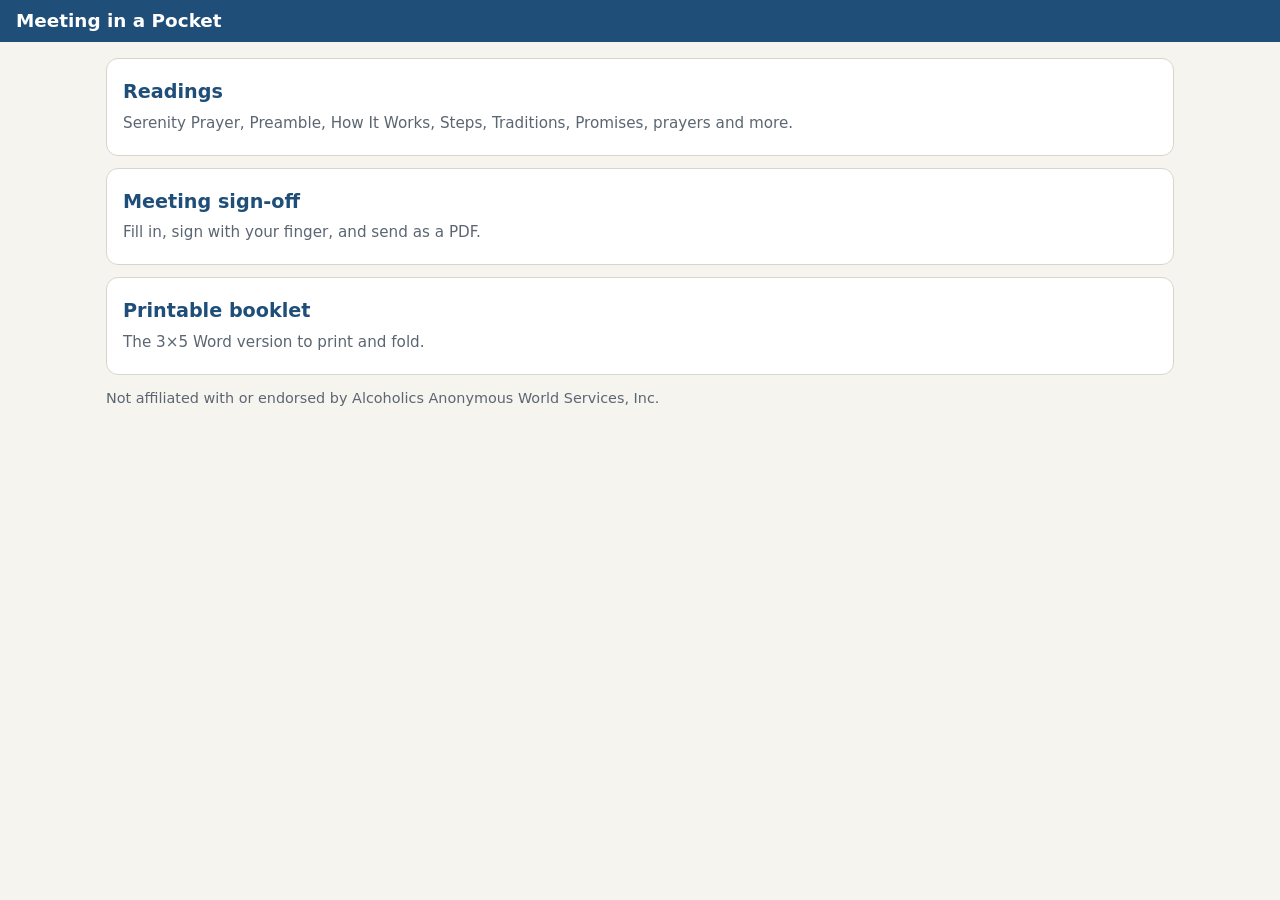
<file: public/index.html>
<!doctype html>
<html lang="en">
<head>
  <meta charset="utf-8">
  <meta name="viewport" content="width=device-width, initial-scale=1, viewport-fit=cover">
  <title>Meeting in a Pocket</title>
  <!-- Relative paths so the site works under /aa/ (not the domain root). -->
  <link rel="stylesheet" href="style.css">
</head>
<body>
  <header class="bar">
    <h1>Meeting in a Pocket</h1>
  </header>
  <main>
    <a class="card" href="readings.html">
      <strong>Readings</strong>
      <span>Serenity Prayer, Preamble, How It Works, Steps, Traditions, Promises, prayers and more.</span>
    </a>
    <a class="card" href="signoff.html">
      <strong>Meeting sign-off</strong>
      <span>Fill in, sign with your finger, and send as a PDF.</span>
    </a>
    <a class="card" href="files/Meeting-in-a-Pocket-3x5.docx" download>
      <strong>Printable booklet</strong>
      <span>The 3×5 Word version to print and fold.</span>
    </a>
    <p class="hint">Not affiliated with or endorsed by Alcoholics Anonymous World Services, Inc.</p>
  </main>
</body>
</html>
</file>
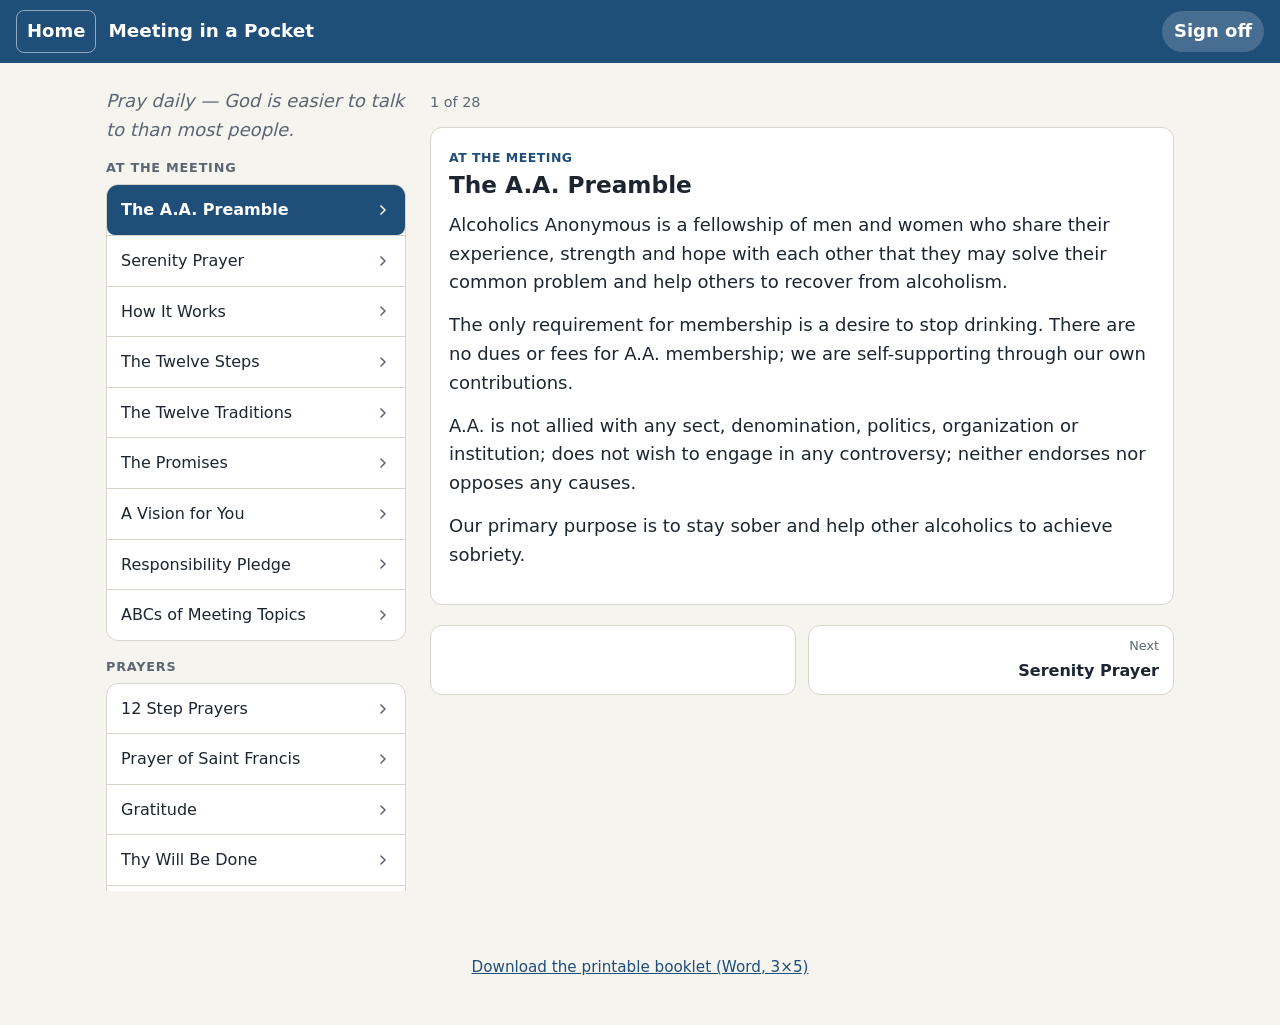
<file: public/readings.html>
<!doctype html>
<html lang="en">
<head>
  <meta charset="utf-8">
  <meta name="viewport" content="width=device-width, initial-scale=1, viewport-fit=cover">
  <title>Meeting in a Pocket</title>
  <!-- Relative paths so it works under /aa/. Content lives in content.js;
       readings.js turns it into the table of contents + reading pane below. -->
  <link rel="stylesheet" href="style.css">
  <script src="content.js" defer></script>
  <script src="readings.js" defer></script>
</head>
<body data-view="home">
  <header class="bar">
    <a class="back" href="./">Home</a>
    <h1>Meeting in a Pocket</h1>
    <a class="signoff-link" href="signoff.html">Sign off</a>
  </header>

  <div class="layout">
    <!-- Contents: on a phone this is the whole screen until a section is
         picked; on a wide screen it's a sidebar that stays put. -->
    <nav id="toc" aria-label="Contents">
      <p class="tagline" id="tagline"></p>
      <div id="tocGroups"><!-- filled by readings.js --></div>
      <p class="hint" id="disclaimer"></p>
    </nav>

    <!-- Reading pane: on a phone this replaces the contents list; on a
         wide screen it sits beside it. -->
    <main id="reading">
      <div class="reading-head">
        <button type="button" id="backBtn" class="back-inline">
          <svg width="18" height="18" viewBox="0 0 24 24" fill="none" stroke="currentColor" stroke-width="2.4" stroke-linecap="round" stroke-linejoin="round" aria-hidden="true"><path d="M15 18l-6-6 6-6"></path></svg>
          Contents
        </button>
        <span class="position" id="position"></span>
      </div>
      <article id="article" tabindex="-1"><!-- filled by readings.js --></article>
      <nav class="pager" aria-label="Previous and next section">
        <button type="button" id="prevBtn" class="pager-btn" hidden></button>
        <button type="button" id="nextBtn" class="pager-btn pager-next" hidden></button>
      </nav>
    </main>
  </div>

  <!-- Sign-off, pinned within thumb reach on a phone; hidden on wide
       screens where the header link already covers it. -->
  <div class="mobile-signoff">
    <a class="btn" href="signoff.html">Meeting sign-off</a>
  </div>

  <footer>
    <p><a href="files/Meeting-in-a-Pocket-3x5.docx" download>Download the printable booklet (Word, 3&times;5)</a></p>
  </footer>
</body>
</html>
</file>
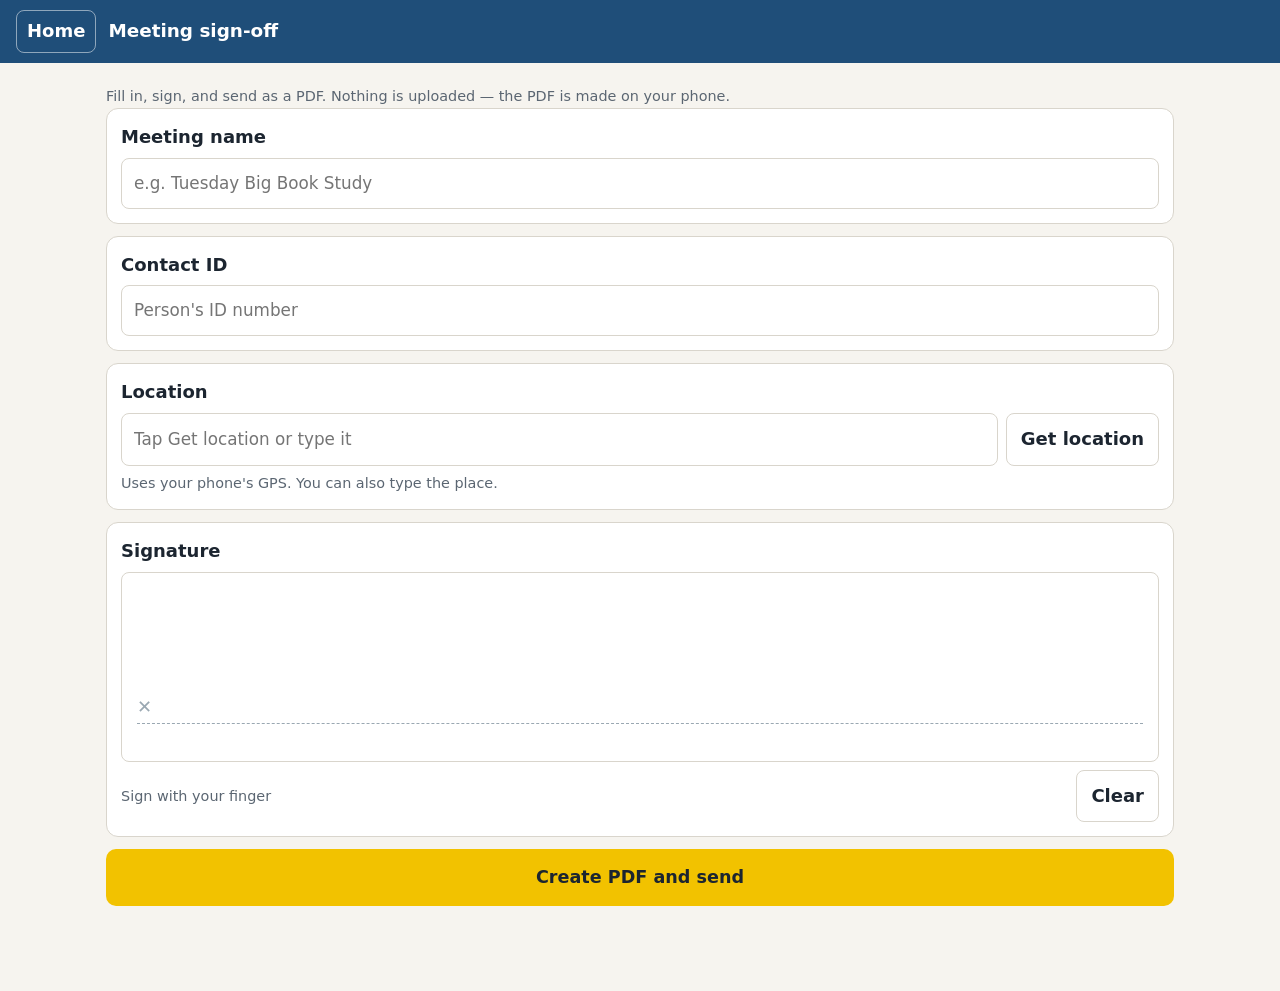
<file: public/signoff.html>
<!doctype html>
<html lang="en">
<head>
  <meta charset="utf-8">
  <meta name="viewport" content="width=device-width, initial-scale=1, viewport-fit=cover">
  <title>Meeting sign-off</title>
  <link rel="stylesheet" href="style.css">
  <!-- jsPDF is served from this site (vendor/) because the CSP only allows same-origin scripts. -->
  <script src="vendor/jspdf.umd.min.js" defer></script>
  <script src="signoff.js" defer></script>
</head>
<body>
  <header class="bar">
    <a class="back" href="./">Home</a>
    <h1>Meeting sign-off</h1>
  </header>
  <main>
    <p class="hint">Fill in, sign, and send as a PDF. Nothing is uploaded — the PDF is made on your phone.</p>

    <div class="field">
      <label for="meeting">Meeting name</label>
      <input type="text" id="meeting" autocomplete="off" placeholder="e.g. Tuesday Big Book Study">
    </div>

    <div class="field">
      <label for="contact">Contact ID</label>
      <input type="text" id="contact" autocomplete="off" placeholder="Person's ID number">
    </div>

    <div class="field">
      <label for="loc">Location</label>
      <div class="row">
        <input type="text" id="loc" placeholder="Tap Get location or type it">
        <button type="button" id="getLoc">Get location</button>
      </div>
      <p class="hint" id="locHint">Uses your phone's GPS. You can also type the place.</p>
    </div>

    <div class="field">
      <span class="label">Signature</span>
      <div class="sig-wrap">
        <canvas id="sig" aria-label="Signature pad, draw with your finger"></canvas>
        <div class="sig-line"></div><span class="sig-x">✕</span>
      </div>
      <div class="sig-actions">
        <span class="hint">Sign with your finger</span>
        <button type="button" id="clearSig">Clear</button>
      </div>
    </div>

    <button type="button" class="btn" id="makePdf">Create PDF and send</button>
    <p id="status" role="status"></p>
  </main>
</body>
</html>
</file>
<file: public/style.css>
/* ==========================================================================
   aa - one simple stylesheet for every page.
   External file on purpose: ekat.ca's CSP blocks inline <style> and style="".
   Mobile first: single column, large tap targets, system fonts (no downloads).
   ========================================================================== */

/* ---- Colour tokens (light, then dark) ---- */
:root {
  color-scheme: light dark;
  --bg: #F6F4EF;       /* warm paper */
  --panel: #FFFFFF;
  --ink: #1C2530;
  --muted: #5B6672;
  --line: #D9D5CC;
  --accent: #1F4E79;   /* deep blue: links, header */
  --btn: #F2C200;      /* sign-off button */
  --ok: #2E7D4F;
  --err: #B3261E;
}
@media (prefers-color-scheme: dark) {
  :root {
    --bg: #12171D; --panel: #1B232C; --ink: #E7EBEF; --muted: #9AA6B2;
    --line: #2F3A46; --accent: #8DB8E3; --ok: #6BC98F; --err: #F2867E;
  }
}

/* ---- Base ---- */
*, *::before, *::after { box-sizing: border-box; }
html { scroll-behavior: smooth; scroll-padding-top: 64px; -webkit-text-size-adjust: 100%; }
body {
  margin: 0; background: var(--bg); color: var(--ink);
  font: 18px/1.6 system-ui, -apple-system, "Segoe UI", Roboto, sans-serif;
  padding-bottom: env(safe-area-inset-bottom, 0px);
}
main { max-width: 640px; margin: 0 auto; padding: 16px 16px 48px; }
a { color: var(--accent); }
h2 { font-size: 1.45rem; line-height: 1.25; margin: 0 0 12px; }
h3 { font-size: 1.1rem; margin: 20px 0 6px; }
h4 { font-size: 1rem; margin: 16px 0 4px; color: var(--muted); }
p, ol, dl { margin: 0 0 14px; }
ol { padding-left: 1.6em; }
li { margin-bottom: 6px; }
:focus-visible { outline: 3px solid var(--btn); outline-offset: 2px; }
.sr-only { position: absolute; width: 1px; height: 1px; overflow: hidden; clip: rect(0 0 0 0); white-space: nowrap; }

/* ---- Sticky top bar ---- */
.bar {
  position: sticky; top: 0; z-index: 10;
  display: flex; align-items: center; gap: 12px;
  background: var(--accent); color: #fff;
  padding: calc(10px + env(safe-area-inset-top, 0px)) 16px 10px;
}
@media (prefers-color-scheme: dark) { .bar { background: #0B2239; } }
.bar h1 { margin: 0; font-size: 1.15rem; line-height: 1.2; flex-grow: 1; }
.bar .back { color: #fff; text-decoration: none; font-weight: 600; padding: 6px 10px; border: 1px solid rgba(255,255,255,.5); border-radius: 8px; }
/* Header sign-off entry point: only makes sense once there's room beside
   the title, so it's hidden below the two-column breakpoint (the pinned
   .mobile-signoff bar covers phones instead). */
.bar .signoff-link { display: none; color: #fff; text-decoration: none; font-weight: 700; padding: 6px 12px; background: rgba(255,255,255,.18); border-radius: 999px; }

/* ---- Buttons & cards ---- */
.btn {
  display: block; text-align: center; text-decoration: none; font-weight: 700;
  background: var(--btn); color: #1C2530; border: 0; border-radius: 10px;
  padding: 14px 16px; font-size: 1.1rem;
}
.card {
  display: block; text-decoration: none; color: var(--ink);
  background: var(--panel); border: 1px solid var(--line); border-radius: 12px;
  padding: 18px 16px; margin-bottom: 12px;
}
.card strong { display: block; font-size: 1.2rem; color: var(--accent); }
.card span { color: var(--muted); font-size: 0.95rem; }

/* ---- Readings page ---- */
.cover { text-align: center; margin: 8px 0 18px; }
.tag { font-style: italic; color: var(--muted); margin: 0 0 4px; }
details { background: var(--panel); border: 1px solid var(--line); border-radius: 12px; margin: 18px 0; }
summary { cursor: pointer; font-weight: 700; padding: 14px 16px; }
.toc { margin: 0; padding: 0 16px 12px 2.4em; }
.toc li { margin: 0; }
.toc a { display: block; padding: 7px 0; text-decoration: none; }   /* tall rows = easy to tap */
section { background: var(--panel); border: 1px solid var(--line); border-radius: 12px; padding: 18px 16px 8px; margin-bottom: 16px; }
.lead { font-weight: 600; }
.verse { font-size: 1.05rem; }
.cite { color: var(--muted); font-size: 0.9rem; font-style: italic; text-align: right; }
.top { font-size: 0.9rem; text-align: right; }
dl .kw { padding: 8px 0; border-top: 1px solid var(--line); }
dt { font-weight: 700; }
dd { margin: 0; }
.ref { display: block; color: var(--muted); font-size: 0.9rem; }
footer { text-align: center; font-size: 0.95rem; max-width: 1100px; margin: 0 auto; padding: 16px 16px 32px; }

/* ---- Forms (sign-off + notes) ---- */
.field { background: var(--panel); border: 1px solid var(--line); border-radius: 12px; padding: 14px; margin-bottom: 12px; }
label, .label { display: block; font-weight: 600; margin-bottom: 6px; }
.hint { color: var(--muted); font-size: 0.9rem; margin: 6px 0 0; }
input[type="text"], textarea {
  width: 100%; font: inherit; font-size: 1.05rem; color: var(--ink);   /* >=16px stops iOS zoom-on-focus */
  background: transparent; border: 1px solid var(--line); border-radius: 8px; padding: 11px 12px;
}
button {
  font: inherit; font-weight: 600; border-radius: 8px; padding: 11px 14px; min-height: 44px;
  border: 1px solid var(--line); background: var(--panel); color: var(--ink); cursor: pointer;
}
button.btn { width: 100%; border: 0; background: var(--btn); color: #1C2530; }
button:disabled { opacity: 0.55; cursor: default; }
.row { display: flex; gap: 8px; }
.row input { flex: 1; min-width: 0; }
.sig-wrap { position: relative; }
#sig { display: block; width: 100%; height: 190px; touch-action: none; background: #fff; border: 1px solid var(--line); border-radius: 8px; }
.sig-line { position: absolute; left: 16px; right: 16px; bottom: 38px; border-top: 1px dashed #9AA8B2; pointer-events: none; }
.sig-x { position: absolute; left: 16px; bottom: 40px; color: #9AA8B2; font-weight: 600; pointer-events: none; }
.sig-actions { display: flex; justify-content: space-between; align-items: center; margin-top: 8px; }
.sig-actions .hint { margin: 0; }
#status { min-height: 1.5em; margin: 10px 0 0; }
#status.ok { color: var(--ok); }
#status.err { color: var(--err); }

/* ---- Print: plain black on white, no chrome ---- */
@media print {
  .bar, nav, .top, .btn, footer { display: none; }
  body { background: #fff; color: #000; }
  section { border: 0; padding: 0; break-inside: avoid-page; }
}

/* ==========================================================================
   Readings app (readings.html): a table of contents + a reading pane.
   Phone: one screen at a time, switched with body[data-view].
   Wide screen: both panes side by side, data-view is ignored.
   ========================================================================== */
.layout { max-width: 1100px; margin: 0 auto; padding: 8px 16px 24px; }
main#reading, nav#toc { max-width: none; margin: 0; padding: 0; }

/* ---- Contents (nav#toc) ---- */
#toc { padding: 8px 0 8px; }
.tagline { font-style: italic; color: var(--muted); margin: 0 0 16px; }
.toc-group { margin-bottom: 18px; }
.toc-group h2 {
  font-size: 0.8rem; font-weight: 700; letter-spacing: 0.06em; text-transform: uppercase;
  color: var(--muted); margin: 0 0 8px;
}
.toc-list {
  list-style: none; margin: 0; padding: 0;
  background: var(--panel); border: 1px solid var(--line); border-radius: 12px; overflow: hidden;
}
.toc-list li { margin: 0; border-bottom: 1px solid var(--line); }
.toc-list li:last-child { border-bottom: 0; }
.toc-btn {
  width: 100%; min-height: 48px; padding: 12px 14px; box-sizing: border-box;
  border: 0; background: transparent; color: var(--ink); font: inherit; font-size: 1rem;
  text-align: left; cursor: pointer; display: flex; align-items: center; justify-content: space-between; gap: 10px;
}
.toc-btn .chev { flex-shrink: 0; color: var(--muted); }
.toc-btn[aria-current="true"] { background: var(--accent); color: #fff; font-weight: 700; }
.toc-btn[aria-current="true"] .chev { color: #fff; }
#toc .hint { padding: 4px 2px 16px; }

/* ---- Reading pane ---- */
.reading-head { display: flex; align-items: center; justify-content: space-between; gap: 12px; margin-bottom: 8px; min-height: 32px; }
.back-inline {
  display: none; align-items: center; gap: 4px; border: 0; background: transparent; color: var(--accent);
  font: inherit; font-weight: 700; font-size: 1rem; padding: 6px 4px 6px 0; cursor: pointer; min-height: 44px;
}
.position { color: var(--muted); font-size: 0.9rem; }
#article { background: var(--panel); border: 1px solid var(--line); border-radius: 12px; padding: 20px 18px; outline: none; }
#article h2 { margin-top: 0; }
#article .kicker { margin: 0 0 2px; font-weight: 700; letter-spacing: 0.04em; text-transform: uppercase; font-size: 0.78rem; color: var(--accent); }

/* Content block types, rendered by readings.js from content.js */
.rblock { margin: 0 0 14px; }
.rblock-p { white-space: pre-line; }
.rblock-h { font-weight: 700; margin: 18px 0 4px; font-size: 1.05rem; }
.rblock-cite { color: var(--muted); font-size: 0.9rem; font-style: italic; margin: -8px 0 12px; }
.rblock-n { display: flex; gap: 12px; align-items: flex-start; }
.rblock-n .badge {
  flex-shrink: 0; width: 28px; height: 28px; border: 2px solid var(--accent); border-radius: 999px;
  display: flex; align-items: center; justify-content: center; font-size: 0.85rem; font-weight: 700; color: var(--accent);
}
.rblock-lead strong { display: block; }
.rblock-kv { padding: 10px 0; border-bottom: 1px solid var(--line); }
.rblock-kv .ref { display: block; color: var(--muted); font-size: 0.9rem; font-style: italic; }
.rblock-row { display: flex; justify-content: space-between; gap: 16px; padding: 8px 0; border-bottom: 1px solid var(--line); }
.rblock-row span:last-child { color: var(--muted); white-space: nowrap; }

/* ---- Previous / next through the whole booklet ---- */
.pager { margin-top: 20px; display: grid; grid-template-columns: repeat(2, minmax(0, 1fr)); gap: 12px; }
.pager-btn {
  width: 100%; min-height: 56px; padding: 10px 14px; box-sizing: border-box; text-align: left;
  border: 1px solid var(--line); border-radius: 12px; background: var(--panel); color: var(--ink);
  display: flex; flex-direction: column; gap: 2px; cursor: pointer; font: inherit;
}
.pager-btn .k { font-size: 0.8rem; color: var(--muted); }
.pager-btn .t { font-size: 1rem; font-weight: 700; }
.pager-next { text-align: right; align-items: flex-end; }

/* ---- Sign-off pinned within reach on a phone ---- */
.mobile-signoff {
  position: sticky; bottom: 0; z-index: 9;
  padding: 10px 16px calc(10px + env(safe-area-inset-bottom, 0px));
  background: var(--bg); border-top: 1px solid var(--line);
}
.mobile-signoff .btn { margin: 0; }

/* ---- Phone: one screen at a time ---- */
body[data-view="home"] #reading { display: none; }
body[data-view="read"] #toc { display: none; }
body[data-view="read"] .back-inline { display: inline-flex; }

/* ---- Wide screen: contents + reading pane side by side ---- */
@media (min-width: 820px) {
  .bar .signoff-link { display: inline-block; }
  main, .layout { max-width: 1100px; }
  .layout { display: grid; grid-template-columns: 300px minmax(0, 1fr); gap: 24px; align-items: start; padding: 24px 16px 48px; }
  body[data-view="home"] #reading, body[data-view="read"] #toc { display: block; }
  #toc { position: sticky; top: 76px; max-height: calc(100vh - 96px); overflow-y: auto; padding: 0; }
  .back-inline { display: none !important; }
  .mobile-signoff { display: none; }
}

@media print {
  #toc, .mobile-signoff, .reading-head, .pager { display: none; }
  .layout { display: block; }
  #article { border: 0; padding: 0; }
}
</file>
